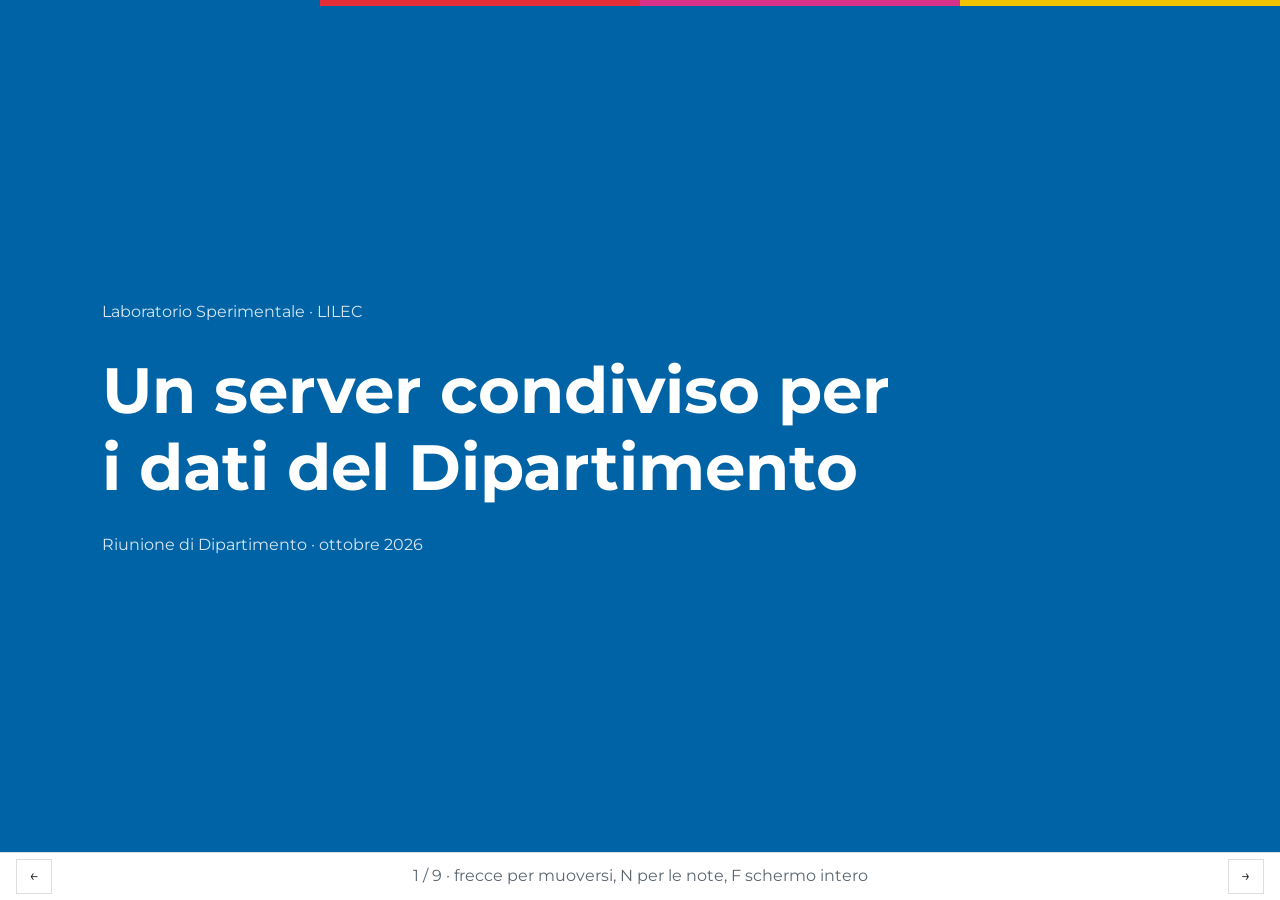
<file: presentazione/index.html>
<!doctype html>
<html lang="it">
<head>
<meta charset="utf-8">
<meta name="viewport" content="width=device-width, initial-scale=1">
<title>Server di Dipartimento</title>
<link rel="preconnect" href="https://fonts.googleapis.com">
<link rel="preconnect" href="https://fonts.gstatic.com" crossorigin>
<link rel="stylesheet" href="https://fonts.googleapis.com/css2?family=Montserrat:wght@400;500;700&display=swap">
<style>
/* Palette ripresa da ../css/stile.css; contenuto in slide.md */
:root {
  --bg: #f8f8f8; --surface: #ffffff; --fg: #222222; --muted: #5b6670;
  --line: #dbdfe0; --primary: #0063a5; --accent: #e62e39;
  --font-body: Montserrat, Verdana, Geneva, Tahoma, sans-serif;
  --font-serif: Montserrat, Verdana, Geneva, sans-serif;
}
@media (prefers-color-scheme: dark) { :root:not([data-theme="light"]) {
  --bg: #0d1822; --surface: #13222f; --fg: #e6ecf1; --muted: #98a8b6;
  --line: #2a3d4f; --primary: #6db3ea; --accent: #ff8a90; } }
:root[data-theme="dark"] {
  --bg: #0d1822; --surface: #13222f; --fg: #e6ecf1; --muted: #98a8b6;
  --line: #2a3d4f; --primary: #6db3ea; --accent: #ff8a90; }

*, *::before, *::after { box-sizing: border-box; }
html, body { height: 100%; margin: 0; }
body { background: var(--bg); color: var(--fg); font: 20px/1.55 var(--font-body); overflow: hidden; }
.striscia { position: fixed; top: 0; left: 0; right: 0; height: 6px; z-index: 5;
  background: linear-gradient(90deg, #0063a5 0 25%, #e62e39 25% 50%, #d8318a 50% 75%, #f2c300 75% 100%); }

.slide { position: absolute; inset: 6px 0 48px; padding: 5vh 8vw; display: none; flex-direction: column; justify-content: center; gap: 3vh; overflow-y: auto; }
.slide.attiva { display: flex; }
h1, h2 { font-family: var(--font-serif); color: var(--primary); margin: 0; text-wrap: balance; line-height: 1.2; }
h1 { font-size: clamp(32px, 5vw, 64px); }
h2 { font-size: clamp(26px, 3.4vw, 44px); padding-left: 16px; border-left: 4px solid var(--accent); }
h3 { margin: 0 0 6px; font-size: 1.1em; }
p, ul, ol { margin: 0; max-width: 60ch; }
ul, ol { padding-left: 1.2em; } li { margin-block: .3em; }
.sotto { font-size: 1.3em; color: var(--muted); }
.piccolo { font-size: .8em; color: var(--muted); }
.cover, .enfasi { background: var(--primary); color: #fff; }
.cover h1, .enfasi h2 { color: #fff; border-color: #fff; }
.cover .sotto, .cover .piccolo { color: #d6e6f2; }
.enfasi p { font-size: 1.4em; max-width: 40ch; }
.enfasi h2 { font-size: clamp(30px, 4.4vw, 58px); max-width: 24ch; }

.carte { display: grid; grid-template-columns: repeat(auto-fit, minmax(240px, 1fr)); gap: 2vw; }
.carta { background: var(--surface); border: 1px solid var(--line); border-top: 4px solid var(--accent); padding: 20px 24px; }
.carta p { font-size: .85em; }
.carta .n { font-family: var(--font-serif); font-size: 1.6em; color: var(--accent); font-weight: 700; }
.gruppi { display: grid; grid-template-columns: repeat(auto-fit, minmax(340px, 1fr)); gap: 2.5vw; align-items: start; }
.gruppo { background: var(--surface); border: 1px solid var(--line); border-top: 6px solid var(--primary); padding: 18px 26px 12px; }
.gruppo.gestione { border-top-color: var(--accent); }
.gruppo h3 { margin: 0 0 8px; font: 700 1.1em var(--font-serif); color: var(--primary); text-transform: uppercase; letter-spacing: .04em; }
.gruppo.gestione h3 { color: var(--accent); }
.gruppo ol { font-size: .85em; max-width: none; }
.gruppo li::marker { font-weight: 700; color: var(--accent); }
.nega h3 { color: var(--muted); }

table { border-collapse: collapse; width: 100%; font-size: .85em; background: var(--surface); }
th, td { text-align: left; padding: .45em .8em; border-bottom: 1px solid var(--line); }
th { background: var(--primary); color: #fff; }

.flusso { display: flex; align-items: stretch; gap: 1.5vw; flex-wrap: wrap; }
.flusso .carta { flex: 1 1 200px; }
.freccia { align-self: center; font-size: 2em; color: var(--accent); }

.note { position: fixed; left: 0; right: 0; bottom: 48px; max-height: 38vh; overflow: auto; background: var(--surface); border-top: 3px solid var(--accent); padding: 14px 8vw; font-size: 18px; display: none; z-index: 4; }
.note.aperte { display: block; }
.barra { position: fixed; left: 0; right: 0; bottom: 0; height: 48px; background: var(--surface); border-top: 1px solid var(--line); display: flex; align-items: center; justify-content: space-between; padding-inline: 16px; font-size: 16px; color: var(--muted); z-index: 5; }
.barra button { background: none; border: 1px solid var(--line); color: var(--fg); padding: 4px 12px; font: inherit; cursor: pointer; }
.barra button:hover { border-color: var(--accent); color: var(--accent); }
:focus-visible { outline: 2px solid var(--primary); outline-offset: 2px; }
@media print { body { overflow: visible; } .slide { display: flex !important; position: static; page-break-after: always; min-height: 100vh; } .barra, .note, .striscia { display: none !important; } }
</style>
</head>
<body>
<div class="striscia"></div>

<section class="slide cover">
  <p class="piccolo">Laboratorio Sperimentale · LILEC</p>
  <h1>Un server condiviso per i dati del Dipartimento</h1>
  <p class="piccolo">Riunione di Dipartimento · ottobre 2026</p>
</section>

<section class="slide enfasi">
  <h2>L’obiettivo</h2>
  <p>Scopo della riunione: raccogliere le esigenze dei gruppi prima di vagliare la soluzione tecnica.</p>
  <p><b>Il server:</b> uno spazio <b>in comune</b> per ospitare dati prodotti nell’ambito di piccoli (e grandi) progetti di ricerca del Dipartimento.</p>
</section>

<section class="slide">
  <h2>Perché un server condiviso</h2>
  <p>L’iniziativa nasce da esigenze già emerse negli scorsi anni nel Laboratorio, ma la progettazione non deve essere dettata solo da quelle.</p>
  <div class="carte">
    <div class="carta"><h3>Il problema</h3><p>I progetti producono piccoli dataset che, per essere accessibili esternamente, richiedono un po’ di infrastruttura. Alla fine del progetto i costi non sono più sostenibili.</p></div>
    <div class="carta"><h3>L’idea</h3><p>Poiché i dataset sono generalmente piccoli in termini di risorse di calcolo necessarie, accorpiamo i costi e gestiamo una sola infrastruttura per tutti.</p></div>
  </div>
</section>

<section class="slide">
  <h2>Cosa vorremmo</h2>
  <ul>
    <li>Un’infrastruttura co-costruita e condivisa</li>
    <li>Uno spazio per dati di ricerca</li>
    <li>Un luogo per pubblicare (semplici) output dei progetti</li>
    <li>Una risorsa stabile a disposizione di tutti i gruppi</li>
  </ul>
</section>

<section class="slide">
  <h2>Cosa <b style="color:var(--accent)">non</b> vogliamo o possiamo sostenere</h2>
  <ul>
    <li>Un’infrastruttura di calcolo</li>
    <li>Account privati</li>
    <li>Servizi personalizzati sul progetto (questo va concordato con il Laboratorio in fase di progettazione)</li>
    <li>Supporto 24/7</li>
    <li>Alto numero di accessi</li>
    <li>Dati che richiedono controllo sul riuso (sensibili, con licenze restrittive)</li>
  </ul>
</section>

<section class="slide">
  <h2>Le esigenze emerse finora in Laboratorio</h2>
  <div class="carte">
    <div class="carta"><h3>Consultare corpora</h3><p>NoSketchEngine o ANNIS per interrogare i corpora</p></div>
    <div class="carta"><h3>Pubblicare pagine</h3><p>Siti statici di presentazione e navigazione degli output di ricerca</p></div>
    <div class="carta"><h3>Ospitare dati</h3><p>Un luogo “facile” per depositare dati e risorse e offrire un link per il download</p></div>
  </div>
  <p><b style="color:var(--accent)">E le vostre?</b></p>
</section>

<section class="slide">
  <h2>Servizi nel mockup</h2>
  <table>
    <tr><th>Servizio</th><th>A cosa serve</th><th>Tecnologia</th></tr>
    <tr><td>Corpora</td><td>Interrogazione di corpora annotati</td><td>NoSketch Engine</td></tr>
    <tr><td>Siti statici</td><td>Pagine di progetto e output</td><td>Caddy</td></tr>
    <tr><td>Versionamento</td><td>Codice, dati e siti dei progetti</td><td>Forgejo</td></tr>
    <tr><td>Archivi XML</td><td>Testi marcati e edizioni digitali</td><td>eXist-db / TEI Publisher</td></tr>
    <tr><td>Database</td><td>Dati strutturati dei progetti</td><td>MySQL</td></tr>
  </table>
</section>

<section class="slide">
  <h2>Alcuni servizi condivisi e uno spazio per ogni progetto</h2>
  <div class="carte">
    <div class="carta"><h3>Indirizzi separati</h3><p>Ogni servizio o “progetto” ha il suo indirizzo, ad esempio un sottodominio dedicato.</p></div>
    <div class="carta"><h3>Un accesso per progetto</h3><p>Lo gestisce il responsabile del gruppo.</p></div>
    <div class="carta"><h3>Gestione condivisa</h3><p>Backup, aggiornamenti e monitoraggio sono gestiti una volta sola, non da ogni gruppo.</p></div>
  </div>
  <aside hidden>Tecnicamente è un proxy (Caddy) davanti a un container Docker per servizio, descritto in Docker Compose e spostabile su un’altra macchina; entrare nel dettaglio solo se qualcuno lo chiede, e rimandare alla demo. Le questioni di gestione (chi amministra, finanziamento, richieste di spazio) sono nella slide con le domande per la discussione.</aside>
</section>

<section class="slide">
  <h2>Domande per la discussione</h2>
  <div class="gruppi">
    <div class="gruppo esigenze">
      <h3>Le vostre esigenze</h3>
      <ol>
        <li>Che <b>dati o servizi</b> usa o userebbe il vostro gruppo?</li>
        <li>Oggi dove li tenete e quali <b>problemi</b> avete?</li>
        <li>Quanto <b>spazio</b> e quanti <b>utenti</b> prevedete?</li>
      </ol>
    </div>
    <div class="gruppo gestione">
      <h3>La gestione</h3>
      <ol>
        <li><b>Come si finanzia?</b> Una quota per progetto, un fondo di Dipartimento, o altro? E dopo la fine dei finanziamenti?</li>
        <li><b>Chi lo amministra?</b> Chi si occupa di aggiornamenti, backup e problemi, e chi lo sostituisce?</li>
        <li><b>Come si gestiscono le richieste di spazio?</b> Chi decide, con quali criteri e con quali limiti?</li>
      </ol>
    </div>
  </div>
  <aside hidden>Cuore della riunione, 25-30 minuti. Giro di tavolo, una domanda alla volta, appunti per gruppo. Le domande sulla gestione sono le più delicate: non lasciarle per ultime senza tempo. Le portiamo in discussione, non le decidiamo noi. Un solo account per progetto evita di gestire le persone una per una, ma non dice chi ha fatto cosa e va cambiato quando qualcuno lascia il gruppo; per il codice (Forgejo) sono meglio account personali.</aside>
</section>

<div class="note" id="note" role="region" aria-label="Note per chi presenta"></div>
<nav class="barra" aria-label="Navigazione slide">
  <button id="prec" aria-label="Slide precedente">←</button>
  <span><span id="pos">1</span> / <span id="tot"></span> · frecce per muoversi, N per le note, F schermo intero</span>
  <button id="succ" aria-label="Slide successiva">→</button>
</nav>

<script>
const slide = [...document.querySelectorAll('.slide')];
const note = document.getElementById('note');
let i = 0;
try { i = Math.min(slide.length - 1, Math.max(0, parseInt(location.hash.slice(1), 10) - 1 || 0)); } catch (e) {}
document.getElementById('tot').textContent = slide.length;
function mostra(n) {
  i = Math.min(slide.length - 1, Math.max(0, n));
  slide.forEach((s, k) => s.classList.toggle('attiva', k === i));
  document.getElementById('pos').textContent = i + 1;
  note.textContent = slide[i].querySelector('aside')?.textContent ?? '';
  history.replaceState(null, '', '#' + (i + 1));
}
document.getElementById('prec').onclick = () => mostra(i - 1);
document.getElementById('succ').onclick = () => mostra(i + 1);
document.addEventListener('keydown', e => {
  if (['ArrowRight', 'PageDown', ' '].includes(e.key)) { e.preventDefault(); mostra(i + 1); }
  else if (['ArrowLeft', 'PageUp'].includes(e.key)) mostra(i - 1);
  else if (e.key === 'Home') mostra(0);
  else if (e.key === 'End') mostra(slide.length - 1);
  else if (e.key === 'n' || e.key === 'N') note.classList.toggle('aperte');
  else if (e.key === 'f' || e.key === 'F') document.fullscreenElement ? document.exitFullscreen() : document.documentElement.requestFullscreen();
});
mostra(i);
</script>
</body>
</html>
</file>
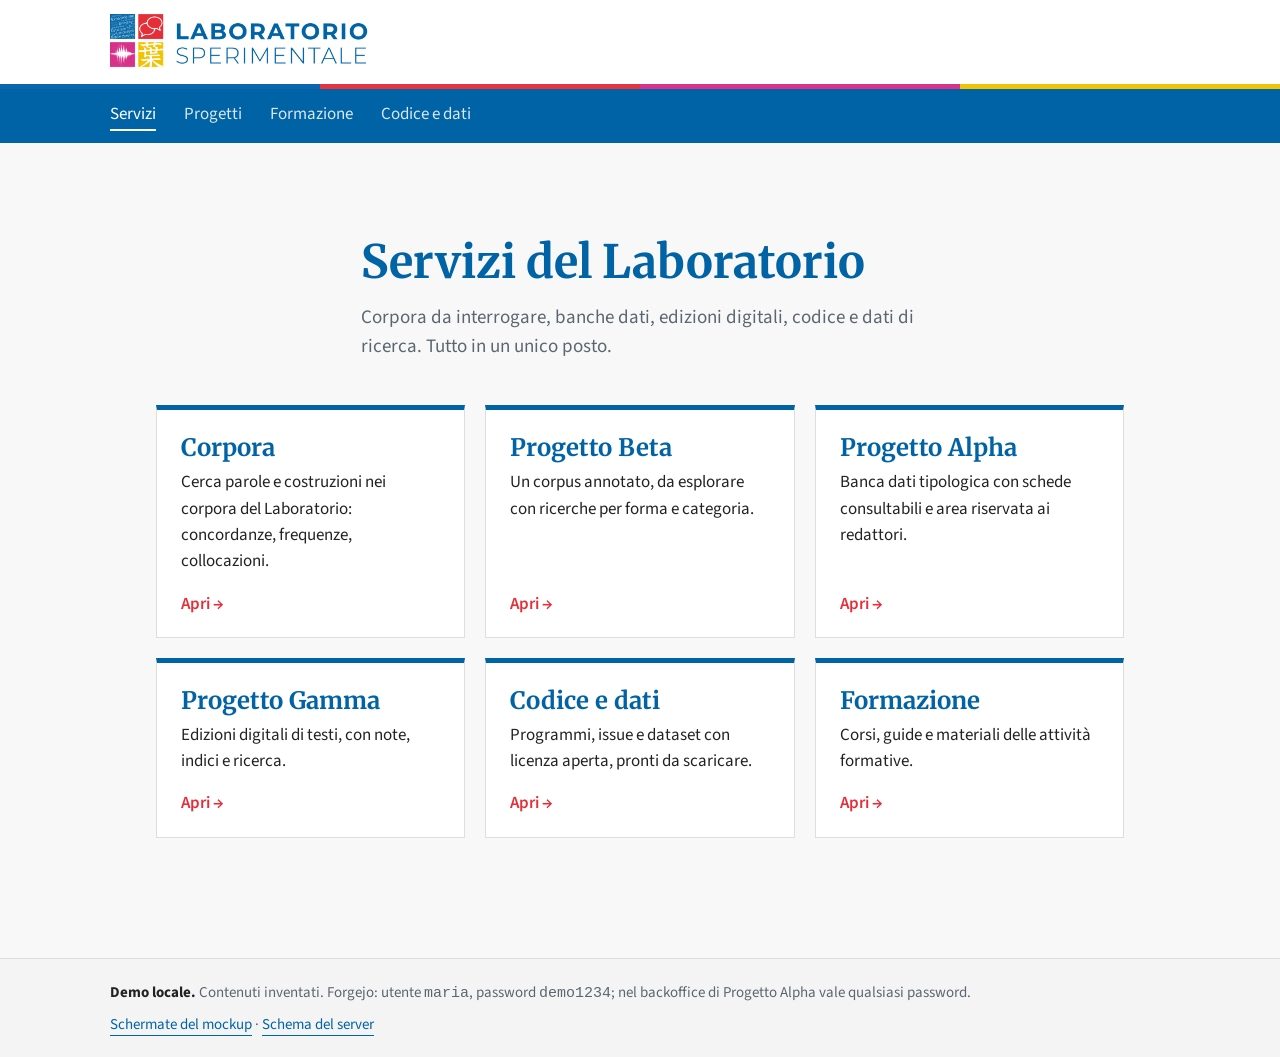
<file: demo-locale/indice/index.html>
<!doctype html>
<html lang="it">
<head>
<meta charset="utf-8">
<title>Laboratorio Sperimentale · Servizi</title>
<meta name="viewport" content="width=device-width, initial-scale=1">
<link rel="stylesheet" href="https://fonts.googleapis.com/css2?family=Merriweather:wght@400;700&family=Source+Sans+3:wght@400;600;700&display=swap">
<link rel="stylesheet" href="/css/stile.css">
<style>
  body { margin: 0; }
  .wrap { max-width: 1100px; margin: 0 auto; padding-inline: 20px; }
  .top { background: #fff; }
  .top .wrap { padding-block: 14px; }
  .top img { display: block; height: 56px; width: auto; max-width: 100%; }
  .stripe { height: 5px; background: linear-gradient(90deg, #0b66b0 0 25%, #e8333c 25% 50%, #d9328a 50% 75%, #f2c300 75% 100%); }
  .menu { background: var(--banner); }
  .menu .wrap { display: flex; flex-wrap: wrap; gap: 4px 28px; padding-block: 12px; }
  .menu a { color: #fff; text-decoration: none; opacity: .85; padding-bottom: 2px; }
  .menu a:hover, .menu a.on { opacity: 1; border-bottom: 2px solid #fff; }

  .hero { padding-block: 56px 28px; }
  .hero h1 { margin: 0 0 12px; font-size: clamp(30px, 4.5vw, 46px); }
  .hero p { margin: 0; max-width: 62ch; font-size: 19px; color: var(--muted); }

  .servizi { display: grid; grid-template-columns: repeat(auto-fit, minmax(300px, 1fr)); gap: 20px; padding-block: 16px 56px; }
  .servizio { display: flex; flex-direction: column; gap: 6px; padding: 24px 24px 20px; background: var(--surface); border: 1px solid var(--line); border-top: 5px solid var(--primary); text-decoration: none; color: inherit; min-height: 150px; }
  .servizio:hover, .servizio:focus-visible { border-top-color: var(--accent); background: var(--tint); outline: none; }
  .servizio strong { font: 700 24px/1.2 var(--font-serif); color: var(--primary); }
  .servizio .d { font-size: 17px; color: var(--fg); }
  .servizio .vai { margin-top: auto; padding-top: 10px; font-weight: 600; color: var(--accent); }

  .demo { background: var(--surface2); border-top: 1px solid var(--line); padding-block: 22px; font-size: 15px; color: var(--muted); }
  .demo .wrap { display: flex; flex-wrap: wrap; gap: 8px 40px; justify-content: space-between; }
  .demo b { color: var(--fg); }
  .demo a { color: var(--primary); }
</style>
</head>
<body>
<header>
  <div class="top"><div class="wrap"><img src="/img/logo-laboratorio.png" alt="Laboratorio Sperimentale" width="900" height="195"></div></div>
  <div class="stripe"></div>
  <nav class="menu" aria-label="Principale"><div class="wrap">
    <a class="on" href="/">Servizi</a>
    <a href="http://progetto-alpha.localhost:8080/">Progetti</a>
    <a href="http://formazione.localhost:8080/">Formazione</a>
    <a href="http://git.localhost:8080/">Codice e dati</a>
  </div></nav>
</header>

<main>
  <div class="wrap hero">
    <h1>Servizi del Laboratorio</h1>
    <p>Corpora da interrogare, banche dati, edizioni digitali, codice e dati di ricerca. Tutto in un unico posto.</p>
  </div>

  <div class="wrap servizi">
    <a class="servizio" href="http://corpora.localhost:8080/"><strong>Corpora</strong><span class="d">Cerca parole e costruzioni nei corpora del Laboratorio: concordanze, frequenze, collocazioni.</span><span class="vai">Apri →</span></a>
    <a class="servizio" href="http://progetto-beta.localhost:8080/"><strong>Progetto Beta</strong><span class="d">Un corpus annotato, da esplorare con ricerche per forma e categoria.</span><span class="vai">Apri →</span></a>
    <a class="servizio" href="http://progetto-alpha.localhost:8080/"><strong>Progetto Alpha</strong><span class="d">Banca dati tipologica con schede consultabili e area riservata ai redattori.</span><span class="vai">Apri →</span></a>
    <a class="servizio" href="http://progetto-gamma.localhost:8080/"><strong>Progetto Gamma</strong><span class="d">Edizioni digitali di testi, con note, indici e ricerca.</span><span class="vai">Apri →</span></a>
    <a class="servizio" href="http://git.localhost:8080/"><strong>Codice e dati</strong><span class="d">Programmi, issue e dataset con licenza aperta, pronti da scaricare.</span><span class="vai">Apri →</span></a>
    <a class="servizio" href="http://formazione.localhost:8080/"><strong>Formazione</strong><span class="d">Corsi, guide e materiali delle attività formative.</span><span class="vai">Apri →</span></a>
  </div>
</main>

<footer class="demo">
  <div class="wrap">
    <div><b>Demo locale.</b> Contenuti inventati. Forgejo: utente <code>maria</code>, password <code>demo1234</code>; nel backoffice di Progetto Alpha vale qualsiasi password.</div>
    <div><a href="http://lab.localhost:8080/">Schermate del mockup</a> · <a href="http://lab.localhost:8080/schema">Schema del server</a></div>
  </div>
</footer>
</body>
</html>
</file>
<file: css/stile.css>
/* Stile condiviso, ripreso dal sito del Laboratorio Sperimentale:
   blu e rosso del logo (rosso all'hover), fondo grigio chiaro, angoli quadrati,
   Merriweather per titoli ed etichette, Source Sans per il testo. */

:root {
  --bg: #f8f8f8; --surface: #ffffff; --surface2: #f4f4f4;
  --fg: #222222; --muted: #5b6670;
  --line: #dbdfe0; --line-strong: #aab5bb;
  --primary: #0063a5; --on-primary: #ffffff;
  --accent: #e62e39; --on-accent: #ffffff;
  --tint: #e1eef8;
  --banner: #0063a5; --bar: #e62e39; --header-bg: #ffffff;
  --ok: #1a7f43; --warn: #a85d00;
  --font-body: "Source Sans 3", "SourceSans", Verdana, Geneva, Tahoma, sans-serif;
  --font-serif: Merriweather, Georgia, "Times New Roman", serif;
  --font-mono: "IBM Plex Mono", ui-monospace, monospace;
}
@media (prefers-color-scheme: dark) { :root:not([data-theme="light"]) {
  --bg: #0d1822; --surface: #13222f; --surface2: #1a2b3a;
  --fg: #e6ecf1; --muted: #98a8b6;
  --line: #2a3d4f; --line-strong: #4a6075;
  --primary: #6db3ea; --on-primary: #06223a;
  --accent: #ff8a90; --on-accent: #2d0709;
  --tint: #12334d;
  --banner: #0b2f4d; --bar: #e62e39; --header-bg: #13222f;
  --ok: #4cc27f; --warn: #f0b457; color-scheme: dark; } }
:root[data-theme="dark"] {
  --bg: #0d1822; --surface: #13222f; --surface2: #1a2b3a;
  --fg: #e6ecf1; --muted: #98a8b6;
  --line: #2a3d4f; --line-strong: #4a6075;
  --primary: #6db3ea; --on-primary: #06223a;
  --accent: #ff8a90; --on-accent: #2d0709;
  --tint: #12334d;
  --banner: #0b2f4d; --bar: #e62e39; --header-bg: #13222f;
  --ok: #4cc27f; --warn: #f0b457; color-scheme: dark; }

*, *::before, *::after { box-sizing: border-box; }
body { background: var(--bg); color: var(--fg); font: 17px/1.55 var(--font-body); }
:focus-visible { outline: 2px solid var(--primary); outline-offset: 2px; }
button, input, select { font: inherit; color: inherit; }
button { cursor: pointer; }

a { color: var(--primary); text-decoration: none; border-bottom: 1px solid var(--primary); }
a:hover { color: var(--accent); border-bottom: 2px solid var(--accent); }

h1, h2 { font-family: var(--font-serif); color: var(--primary); text-wrap: balance; }
h1 { font-size: clamp(26px, 4.5vw, 36px); line-height: 1.2; font-weight: 700; margin: 0 0 12px; }
h2 { font-size: 22px; line-height: 1.3; font-weight: 700; margin: 0 0 8px; padding-left: 12px; border-left: 3px solid var(--accent); }
h3 { font-size: 17px; font-weight: 600; margin: 0 0 6px; }
p { margin: 0; max-width: 65ch; }

/* fascia in testa: logo del laboratorio e striscia con i colori del logo */
.banner { background: var(--header-bg); color: var(--fg); position: relative; }
.banner::after { content: ""; display: block; height: 5px;
  background: linear-gradient(90deg, #0063a5 0 25%, #e62e39 25% 50%, #d8318a 50% 75%, #f2c300 75% 100%); }
.banner-in { max-width: 1040px; margin: 0 auto; padding-block: 16px;
  padding-left: max(16px, env(safe-area-inset-left, 0px)); padding-right: max(16px, env(safe-area-inset-right, 0px));
  display: flex; flex-wrap: wrap; align-items: center; justify-content: space-between; gap: 8px 24px; }
.logo { display: block; background: #ffffff; padding: 6px 10px; }
.logo img { display: block; height: 52px; width: auto; max-width: 100%; }
.banner span { font: 700 11px var(--font-serif); letter-spacing: .08em; text-transform: uppercase; color: var(--muted); }

main { max-width: 1040px; margin: 0 auto; padding-block: 36px 64px;
  padding-left: max(16px, env(safe-area-inset-left, 0px)); padding-right: max(16px, env(safe-area-inset-right, 0px));
  display: flex; flex-direction: column; }

/* etichette in Merriweather */
.eyebrow, .cap { font: 700 11px var(--font-serif); letter-spacing: .08em; text-transform: uppercase; }
.eyebrow { color: var(--accent); margin-bottom: 10px; }
.cap { color: var(--muted); margin: 0 0 10px; }

.pill { display: inline-block; font-size: 13px; background: var(--surface2); border: 1px solid var(--line); color: var(--fg); padding: 0 8px; line-height: 22px; white-space: nowrap; }

.btn { background: var(--primary); color: var(--on-primary); border: 1px solid var(--primary); border-radius: 0; padding: 7px 16px; font-weight: 600; }
.btn:hover { background: var(--accent); border-color: var(--accent); color: var(--on-accent); }
.btn.ghost { background: transparent; color: var(--primary); }
.btn.ghost:hover { background: var(--accent); color: var(--on-accent); }

.dot { width: 8px; height: 8px; border-radius: 50%; background: var(--ok); display: inline-block; }

.meter { height: 10px; background: var(--surface2); border: 1px solid var(--line); overflow: hidden; }
.meter > div { height: 100%; background: var(--primary); }
.meterlbl { display: flex; justify-content: space-between; font: 13px var(--font-mono); color: var(--muted); margin: 6px 0 14px; font-variant-numeric: tabular-nums; }

.tablewrap, .tw { overflow-x: auto; }
table { border-collapse: collapse; width: 100%; font-size: 15px; }
th, td { text-align: left; padding: 10px 14px; border-bottom: 1px solid var(--line); vertical-align: top; }
th { font: 700 11px var(--font-serif); letter-spacing: .08em; text-transform: uppercase; color: var(--muted); }
tr:last-child td { border-bottom: 0; }
td.m { font: 13px var(--font-mono); color: var(--muted); white-space: nowrap; font-variant-numeric: tabular-nums; }
</file>
